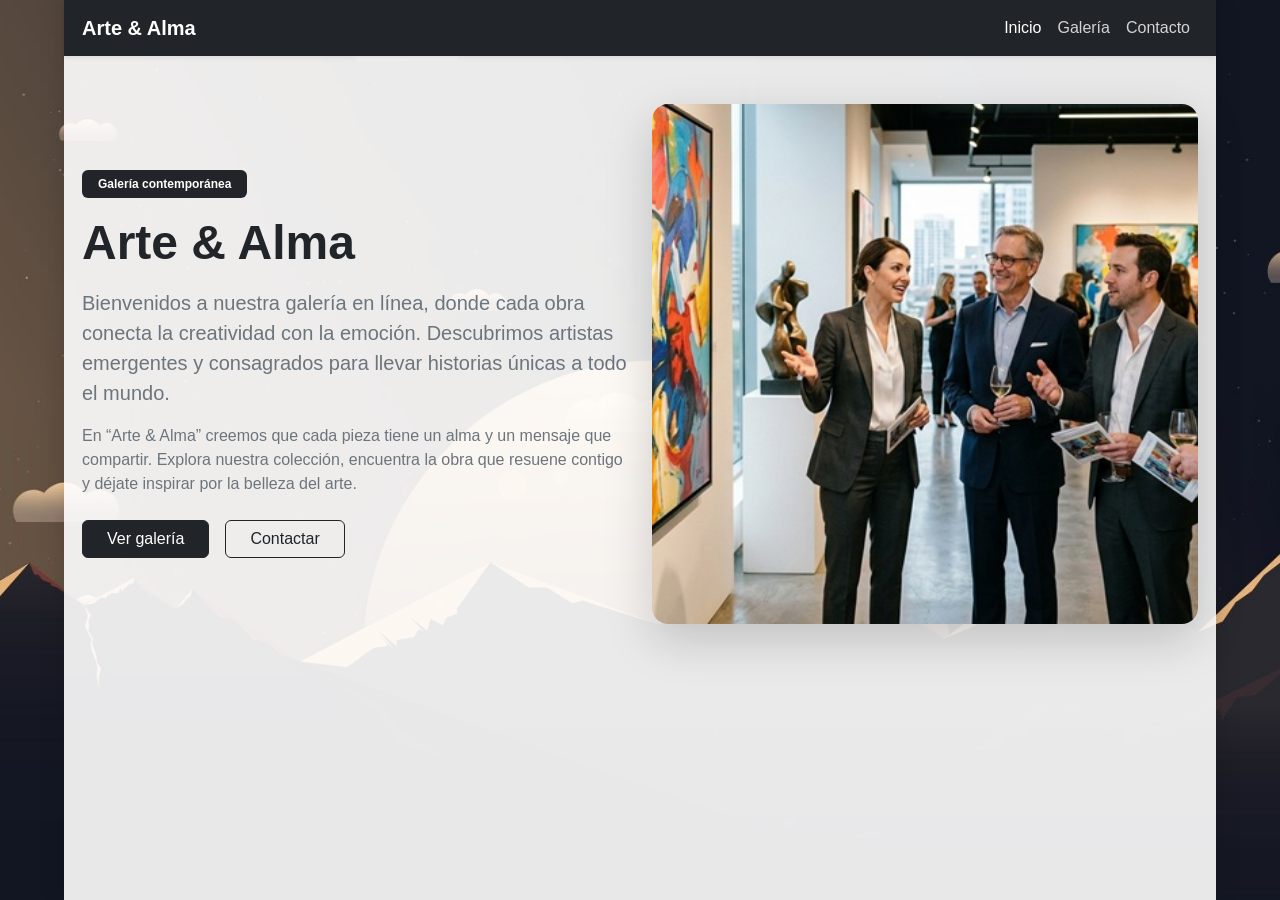
<file: index.html>
<!doctype html>
<html lang="es">
  <head>
    <meta charset="UTF-8" />
    <meta name="viewport" content="width=device-width, initial-scale=1.0" />
    <title>Arte & Alma</title>
    <link rel="icon" type="image/x-icon" href="assets/img/lienzo.png" />
    <link href="https://cdn.jsdelivr.net/npm/bootstrap@5.3.8/dist/css/bootstrap.min.css" rel="stylesheet" crossorigin="anonymous" />
    <link rel="stylesheet" href="assets/css/style.css" />
  </head>
  <body class="bg-light">
    <div id="body" class="page-shell">
      <nav class="navbar navbar-expand-lg navbar-dark bg-dark shadow-sm">
        <div class="container">
          <a class="navbar-brand fw-bold" href="index.html">Arte & Alma</a>
          <button
            class="navbar-toggler"
            type="button"
            data-bs-toggle="collapse"
            data-bs-target="#mainNav"
            aria-controls="mainNav"
            aria-expanded="false"
            aria-label="Toggle navigation"
          >
            <span class="navbar-toggler-icon"></span>
          </button>
          <div class="collapse navbar-collapse" id="mainNav">
            <ul class="navbar-nav ms-auto mb-2 mb-lg-0">
              <li class="nav-item"><a class="nav-link active" href="index.html">Inicio</a></li>
              <li class="nav-item"><a class="nav-link" href="galeria.html">Galería</a></li>
              <li class="nav-item"><a class="nav-link" href="contacto.html">Contacto</a></li>
            </ul>
          </div>
        </div>
      </nav>

      <main class="container py-5">
        <section class="row align-items-center g-4">
          <div class="col-lg-6">
            <span class="badge text-bg-dark mb-3 px-3 py-2">Galería contemporánea</span>
            <h1 class="display-5 fw-bold mb-3">Arte & Alma</h1>
            <p class="lead text-secondary">
              Bienvenidos a nuestra galería en línea, donde cada obra conecta la creatividad con la emoción.
              Descubrimos artistas emergentes y consagrados para llevar historias únicas a todo el mundo.
            </p>
            <p class="text-secondary">
              En “Arte & Alma” creemos que cada pieza tiene un alma y un mensaje que compartir. Explora nuestra colección,
              encuentra la obra que resuene contigo y déjate inspirar por la belleza del arte.
            </p>
            <div class="d-flex gap-3 flex-wrap mt-4">
              <a href="galeria.html" class="btn btn-dark px-4">Ver galería</a>
              <a href="contacto.html" class="btn btn-outline-dark px-4">Contactar</a>
            </div>
          </div>
          <div class="col-lg-6">
            <div class="card border-0 shadow-lg overflow-hidden hero-card">
              <img src="assets/img/pint5.jpg" class="img-fluid hero-image" alt="Paisaje artístico" data-id="5" />
            </div>
          </div>
        </section>
      </main>
    </div>

    <script src="https://cdn.jsdelivr.net/npm/bootstrap@5.3.8/dist/js/bootstrap.bundle.min.js" crossorigin="anonymous"></script>
  </body>
</html>
</file>
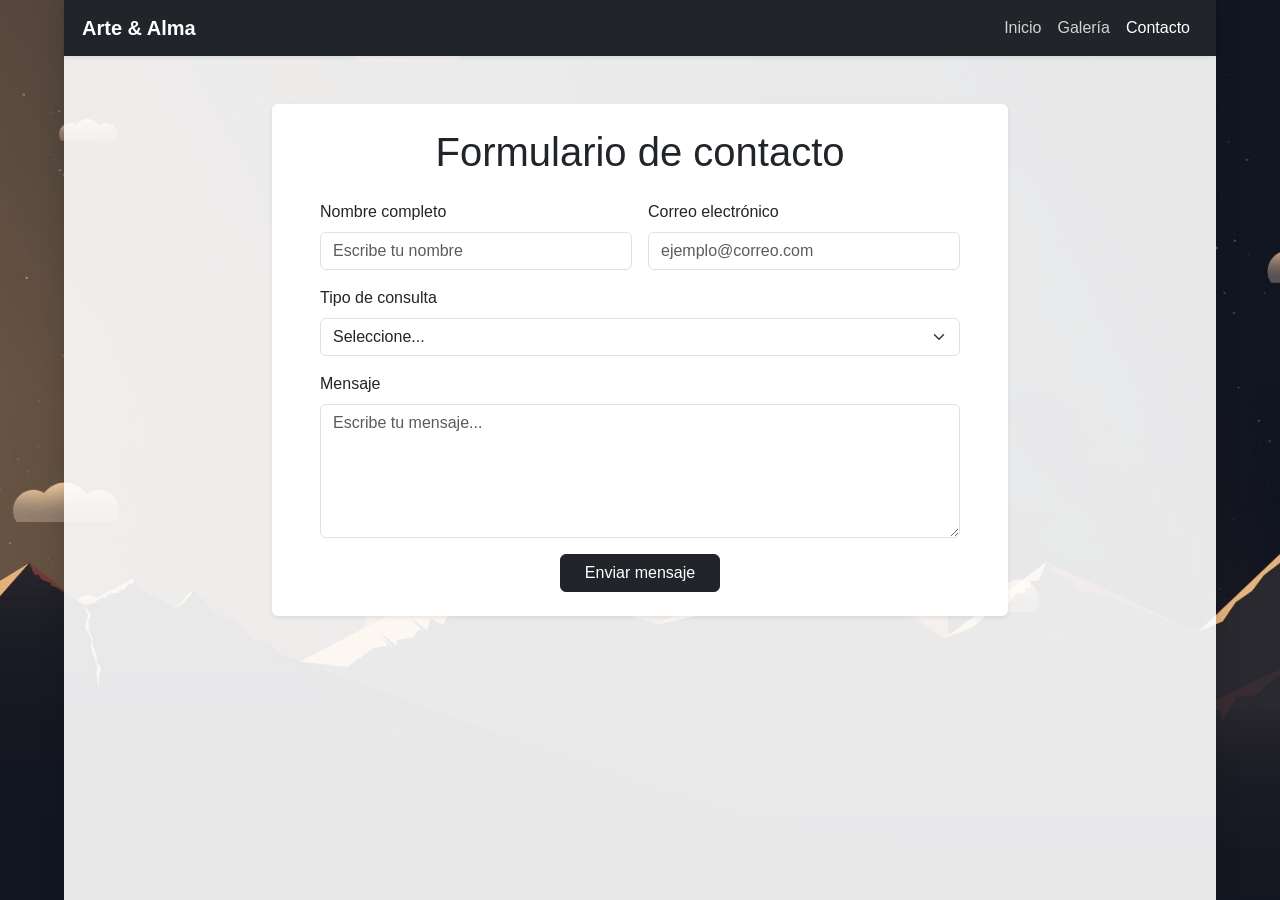
<file: contacto.html>
<!doctype html>
<html lang="es">
  <head>
    <meta charset="UTF-8" />
    <meta name="viewport" content="width=device-width, initial-scale=1.0" />
    <title>Contacto</title>
    <link rel="icon" type="image/x-icon" href="assets/img/lienzo.png" />
    <link href="https://cdn.jsdelivr.net/npm/bootstrap@5.3.8/dist/css/bootstrap.min.css" rel="stylesheet" crossorigin="anonymous" />
    <link rel="stylesheet" href="assets/css/style.css" />
  </head>
  <body class="bg-light">
    <div id="body" class="page-shell">
      <nav class="navbar navbar-expand-lg navbar-dark bg-dark shadow-sm">
        <div class="container">
          <a class="navbar-brand fw-bold" href="index.html">Arte & Alma</a>
          <button
            class="navbar-toggler"
            type="button"
            data-bs-toggle="collapse"
            data-bs-target="#mainNav"
            aria-controls="mainNav"
            aria-expanded="false"
            aria-label="Toggle navigation"
          >
            <span class="navbar-toggler-icon"></span>
          </button>
          <div class="collapse navbar-collapse" id="mainNav">
            <ul class="navbar-nav ms-auto mb-2 mb-lg-0">
              <li class="nav-item"><a class="nav-link" href="index.html">Inicio</a></li>
              <li class="nav-item"><a class="nav-link" href="galeria.html">Galería</a></li>
              <li class="nav-item"><a class="nav-link active" href="contacto.html">Contacto</a></li>
            </ul>
          </div>
        </div>
      </nav>

      <main class="container py-5">
        <section class="row justify-content-center">
          <div class="col-lg-8">
            <div class="card shadow-sm border-0 py-4 px-3 px-md-5">
              <h1 class="text-center mb-4">Formulario de contacto</h1>
              <form id="formContacto" class="row g-3">
                <div class="col-md-6">
                  <label for="mensaje" class="form-label">Nombre completo</label>
                  <input type="text" class="form-control" id="mensaje" placeholder="Escribe tu nombre" required />
                </div>

                <div class="col-md-6">
                  <label for="email" class="form-label">Correo electrónico</label>
                  <input type="email" class="form-control" id="email" placeholder="ejemplo@correo.com" required />
                </div>

                <div class="col-12">
                  <label for="tipo" class="form-label">Tipo de consulta</label>
                  <select class="form-select" id="tipo" required>
                    <option value="" selected>Seleccione...</option>
                    <option value="Compra">Compra</option>
                    <option value="Consulta">Consulta</option>
                    <option value="Venta">Venta</option>
                  </select>
                </div>

                <div class="col-12">
                  <label for="comentario" class="form-label">Mensaje</label>
                  <textarea class="form-control" id="comentario" rows="5" placeholder="Escribe tu mensaje..." required></textarea>
                </div>

                <div class="col-12 text-center">
                  <button type="submit" class="btn btn-dark px-4">Enviar mensaje</button>
                </div>
              </form>
            </div>
          </div>
        </section>
      </main>
    </div>

    <script src="https://cdn.jsdelivr.net/npm/bootstrap@5.3.8/dist/js/bootstrap.bundle.min.js" crossorigin="anonymous"></script>
  </body>
</html>
</file>
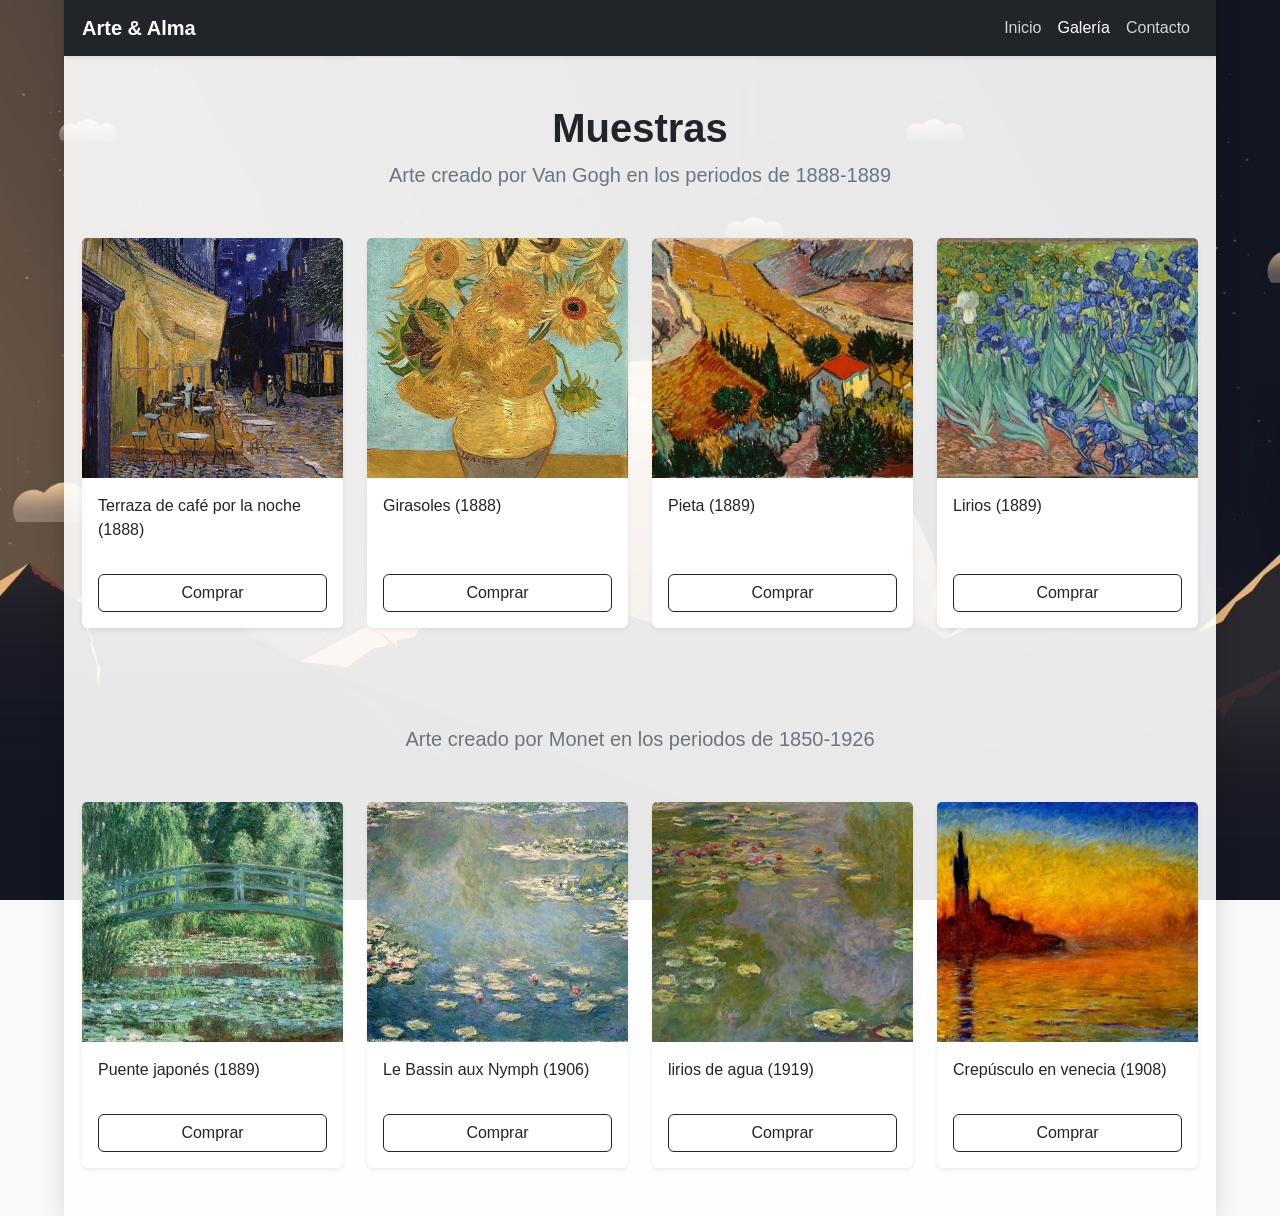
<file: galeria.html>
<!doctype html>
<html lang="es">
  <head>
    <meta charset="UTF-8" />
    <meta name="viewport" content="width=device-width, initial-scale=1.0" />
    <title>Galería de arte</title>
    <link rel="icon" type="image/x-icon" href="assets/img/lienzo.png" />
    <link href="https://cdn.jsdelivr.net/npm/bootstrap@5.3.8/dist/css/bootstrap.min.css" rel="stylesheet" crossorigin="anonymous" />
    <link rel="stylesheet" href="assets/css/style.css" />
  </head>
  <body class="bg-light">
    <div id="body" class="page-shell">
      <nav class="navbar navbar-expand-lg navbar-dark bg-dark shadow-sm">
        <div class="container">
          <a class="navbar-brand fw-bold" href="index.html">Arte & Alma</a>
          <button
            class="navbar-toggler"
            type="button"
            data-bs-toggle="collapse"
            data-bs-target="#mainNav"
            aria-controls="mainNav"
            aria-expanded="false"
            aria-label="Toggle navigation"
          >
            <span class="navbar-toggler-icon"></span>
          </button>
          <div class="collapse navbar-collapse" id="mainNav">
            <ul class="navbar-nav ms-auto mb-2 mb-lg-0">
              <li class="nav-item"><a class="nav-link" href="index.html">Inicio</a></li>
              <li class="nav-item"><a class="nav-link active" href="galeria.html">Galería</a></li>
              <li class="nav-item"><a class="nav-link" href="contacto.html">Contacto</a></li>
            </ul>
          </div>
        </div>
      </nav>

      <main class="container py-5">
        <div class="text-center mb-5">
          <h1 class="display-6 fw-bold">Muestras</h1>
          <p class="lead text-secondary">Arte creado por Van Gogh en los periodos de 1888-1889</p>
        </div>

        <div id="grilla" class="row g-4">
          <div class="col-md-6 col-xl-3">
            <article class="card obra h-100 border-0 shadow-sm">
              <img src="assets/img/pint1.jpg" class="card-img-top obra-img" alt="Paisaje montañoso" data-id="1" />
              <div class="card-body d-flex flex-column">
                <p class="card-text flex-grow-1">Terraza de café por la noche (1888)</p>
                <button class="btn btn-outline-dark mt-3">Comprar</button>
              </div>
            </article>
          </div>

          <div class="col-md-6 col-xl-3">
            <article class="card obra h-100 border-0 shadow-sm">
              <img src="assets/img/pint2.jpg" class="card-img-top obra-img" alt="Girasoles" data-id="2" />
              <div class="card-body d-flex flex-column">
                <p class="card-text flex-grow-1">Girasoles (1888)</p>
                <button class="btn btn-outline-dark mt-3">Comprar</button>
              </div>
            </article>
          </div>

          <div class="col-md-6 col-xl-3">
            <article class="card obra h-100 border-0 shadow-sm">
              <img src="assets/img/pint3.jpg" class="card-img-top obra-img" alt="Atardecer" data-id="3" />
              <div class="card-body d-flex flex-column">
                <p class="card-text flex-grow-1">Pieta (1889)</p>
                <button class="btn btn-outline-dark mt-3">Comprar</button>
              </div>
            </article>
          </div>

          <div class="col-md-6 col-xl-3">
            <article class="card obra h-100 border-0 shadow-sm">
              <img src="assets/img/pint4.jpg" class="card-img-top obra-img" alt="Café y trabajo" data-id="4" />
              <div class="card-body d-flex flex-column">
                <p class="card-text flex-grow-1">Lirios (1889)</p>
                <button class="btn btn-outline-dark mt-3">Comprar</button>
              </div>
            </article>
          </div>
        </div>
      </main>

      <main class="container py-5">
        <div class="text-center mb-5">
          <p class="lead text-secondary">Arte creado por Monet en los periodos de 1850-1926</p>
        </div>

        <div id="grilla" class="row g-4">
          <div class="col-md-6 col-xl-3">
            <article class="card obra h-100 border-0 shadow-sm">
              <img src="assets/img/monet 1.jpg" class="card-img-top obra-img" alt="Paisaje montañoso" data-id="1" />
              <div class="card-body d-flex flex-column">
                <p class="card-text flex-grow-1">Puente japonés (1889)</p>
                <button class="btn btn-outline-dark mt-3">Comprar</button>
              </div>
            </article>
          </div>

          <div class="col-md-6 col-xl-3">
            <article class="card obra h-100 border-0 shadow-sm">
              <img src="assets/img/monet 2.jpg" class="card-img-top obra-img" alt="Girasoles" data-id="2" />
              <div class="card-body d-flex flex-column">
                <p class="card-text flex-grow-1">Le Bassin aux Nymph (1906)</p>
                <button class="btn btn-outline-dark mt-3">Comprar</button>
              </div>
            </article>
          </div>

          <div class="col-md-6 col-xl-3">
            <article class="card obra h-100 border-0 shadow-sm">
              <img src="assets/img/monet 3.jpg" class="card-img-top obra-img" alt="Atardecer" data-id="3" />
              <div class="card-body d-flex flex-column">
                <p class="card-text flex-grow-1"> lirios de agua (1919)</p>
                <button class="btn btn-outline-dark mt-3">Comprar</button>
              </div>
            </article>
          </div>

          <div class="col-md-6 col-xl-3">
            <article class="card obra h-100 border-0 shadow-sm">
              <img src="assets/img/monet 4.jpg" class="card-img-top obra-img" alt="Café y trabajo" data-id="4" />
              <div class="card-body d-flex flex-column">
                <p class="card-text flex-grow-1">Crepúsculo en venecia (1908)</p>
                <button class="btn btn-outline-dark mt-3">Comprar</button>
              </div>
            </article>
          </div>
        </div>
      </main>
    </div>

    <script src="https://cdn.jsdelivr.net/npm/bootstrap@5.3.8/dist/js/bootstrap.bundle.min.js" crossorigin="anonymous"></script>
  </body>
</html>
</file>
<file: assets/css/style.css>
*, *::before, *::after {
  box-sizing: border-box;
}

html, body {
  margin: 0;
  padding: 0;
  min-height: 100%;
  font-family: Arial, Helvetica, sans-serif;
}

body {
  background: url("../img/fondo.jpg") no-repeat center center fixed;
  background-size: cover;
}

#body {
  width: min(90%, 1200px);
  margin: 0 auto;
  background-color: rgba(255, 255, 255, 0.9);
  min-height: 100vh;
}

.page-shell {
  box-shadow: 0 0 24px rgba(0, 0, 0, 0.15);
}

.hero-card {
  border-radius: 1rem;
}

.hero-image {
  width: 100%;
  height: 520px;
  object-fit: cover;
}

.obra {
  transition: transform 0.2s ease, box-shadow 0.2s ease;
}

.obra:hover {
  transform: translateY(-3px);
  box-shadow: 0 0.5rem 1rem rgba(0, 0, 0, 0.15) !important;
}

.obra-img {
  height: 240px;
  object-fit: cover;
}

.navbar .nav-link {
  color: rgba(255, 255, 255, 0.8);
}

.navbar .nav-link:hover,
.navbar .nav-link.active {
  color: #fff;
}

.btn-outline-dark:hover {
  background-color: #000;
  border-color: #000;
}

@media (max-width: 768px) {
  .hero-image {
    height: 320px;
  }
}
</file>
